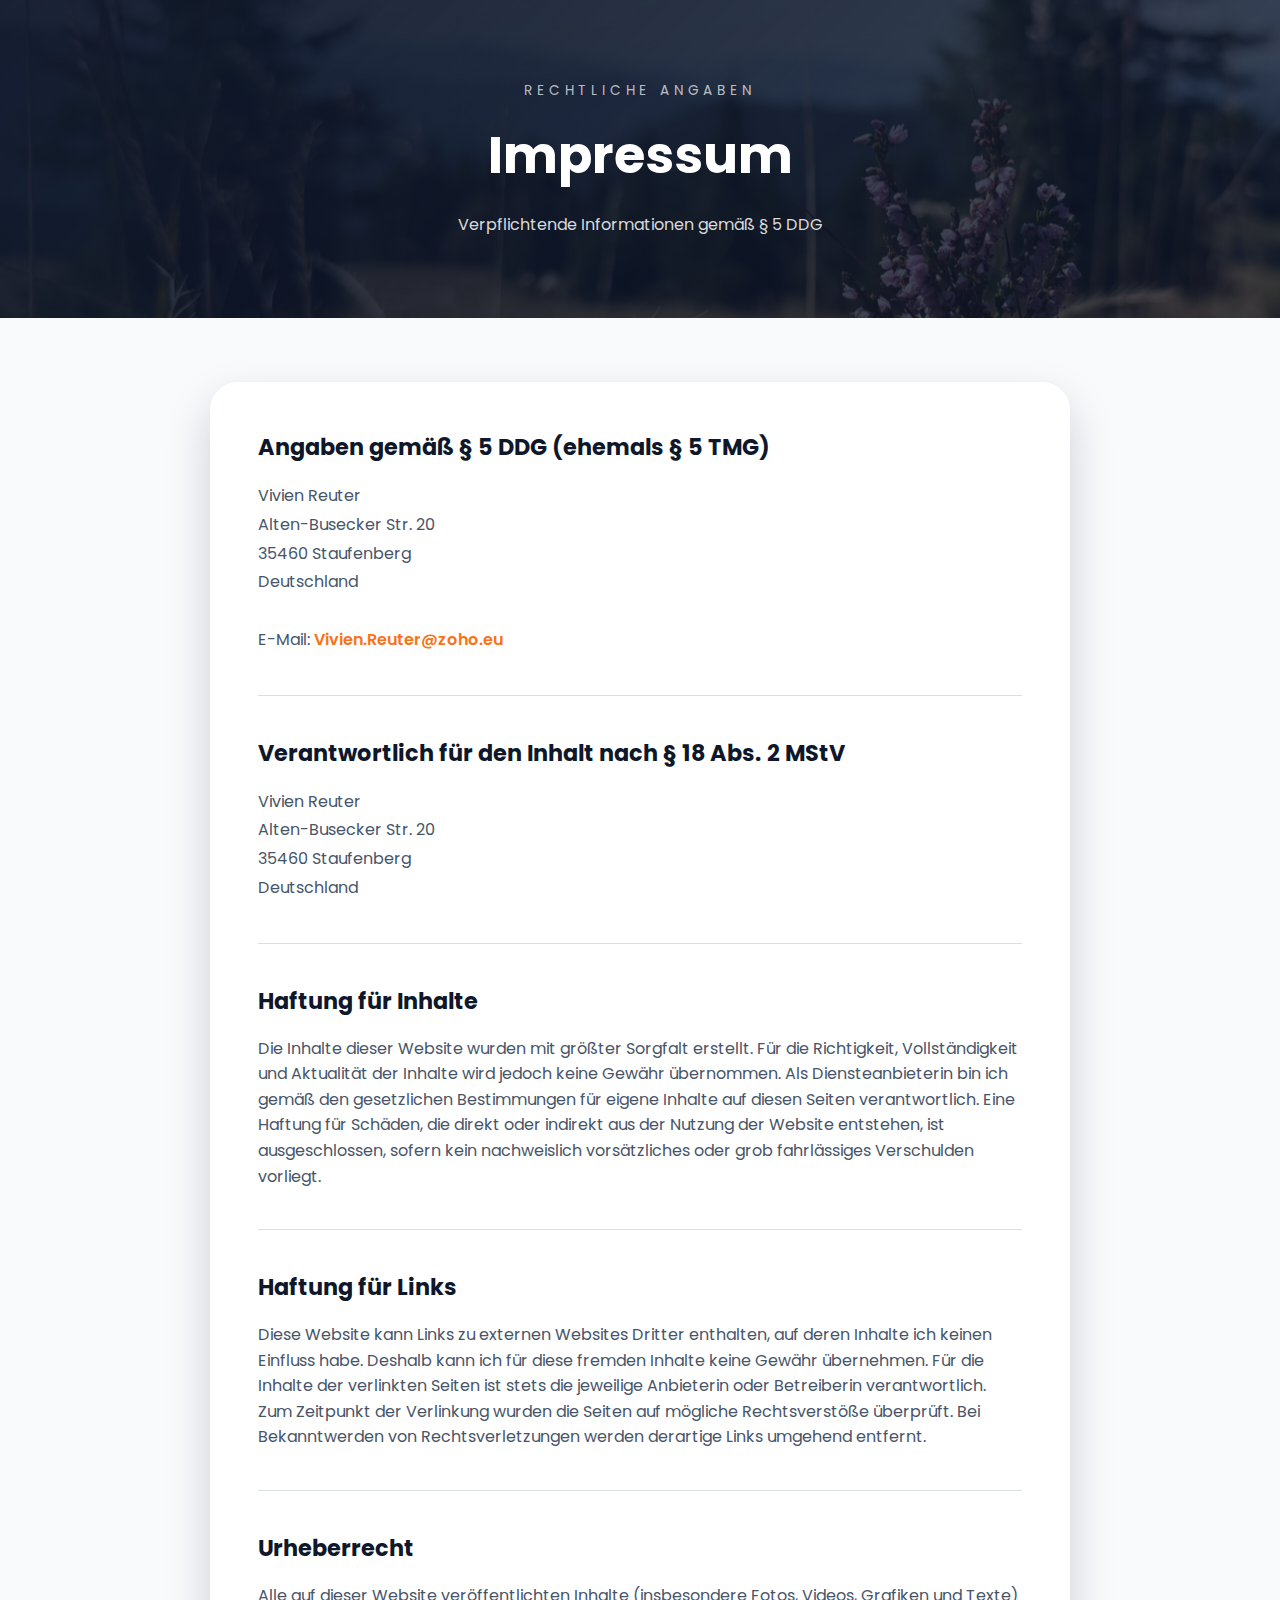
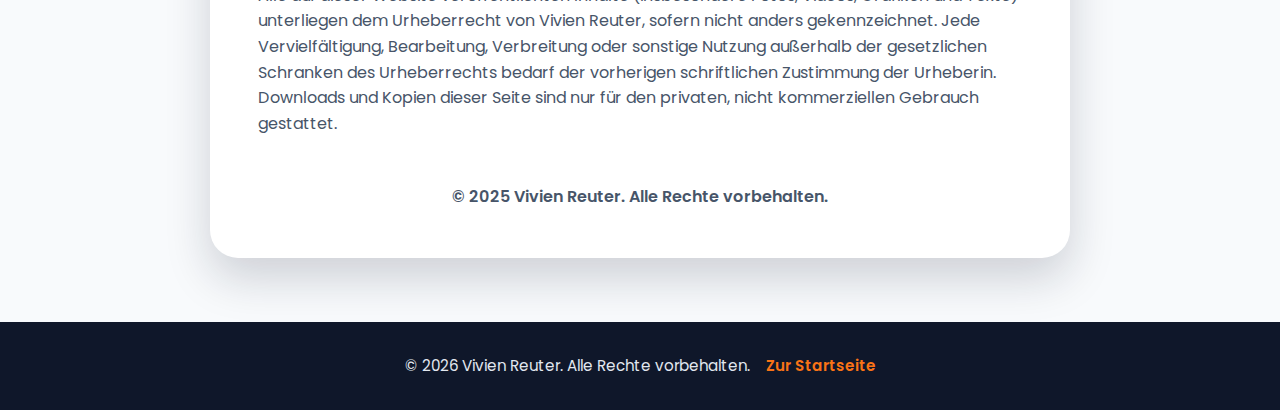
<file: impressum.html>
<!DOCTYPE html>
<html lang="de">
<head>
  <meta charset="UTF-8">
  <meta name="viewport" content="width=device-width, initial-scale=1.0">
  <title>Impressum · Vivien Reuter</title>

  <link rel="preconnect" href="https://fonts.googleapis.com">
  <link rel="preconnect" href="https://fonts.gstatic.com" crossorigin>
  <link href="https://fonts.googleapis.com/css2?family=Poppins:wght@300;400;600&display=swap" rel="stylesheet">

  <link rel="stylesheet" href="styles.css">
</head>
<body>
  <header class="impressum-hero">
    <div class="impressum-hero__inner">
      <p class="impressum-hero__kicker">Rechtliche Angaben</p>
      <h1>Impressum</h1>
      <p class="impressum-hero__text">Verpflichtende Informationen gemäß § 5 DDG</p>
    </div>
  </header>

  <main>
    <section class="section impressum-section">
      <article class="impressum-card">
        <section class="impressum-block">
          <h2>Angaben gemäß § 5 DDG (ehemals § 5 TMG)</h2>
          <address>
            Vivien Reuter<br>
            Alten-Busecker Str. 20<br>
            35460 Staufenberg<br>
            Deutschland<br>
            <br>
            E-Mail: <a href="mailto:Vivien.Reuter@zoho.eu">Vivien.Reuter@zoho.eu</a>
          </address>
        </section>

        <section class="impressum-block">
          <h2>Verantwortlich für den Inhalt nach § 18 Abs. 2 MStV</h2>
          <address>
            Vivien Reuter<br>
            Alten-Busecker Str. 20<br>
            35460 Staufenberg<br>
            Deutschland
          </address>
        </section>

        <section class="impressum-block">
          <h2>Haftung für Inhalte</h2>
          <p>
            Die Inhalte dieser Website wurden mit größter Sorgfalt erstellt. Für die Richtigkeit, Vollständigkeit und Aktualität
            der Inhalte wird jedoch keine Gewähr übernommen. Als Diensteanbieterin bin ich gemäß den gesetzlichen Bestimmungen für
            eigene Inhalte auf diesen Seiten verantwortlich. Eine Haftung für Schäden, die direkt oder indirekt aus der Nutzung der
            Website entstehen, ist ausgeschlossen, sofern kein nachweislich vorsätzliches oder grob fahrlässiges Verschulden
            vorliegt.
          </p>
        </section>

        <section class="impressum-block">
          <h2>Haftung für Links</h2>
          <p>
            Diese Website kann Links zu externen Websites Dritter enthalten, auf deren Inhalte ich keinen Einfluss habe. Deshalb
            kann ich für diese fremden Inhalte keine Gewähr übernehmen. Für die Inhalte der verlinkten Seiten ist stets die
            jeweilige Anbieterin oder Betreiberin verantwortlich. Zum Zeitpunkt der Verlinkung wurden die Seiten auf mögliche
            Rechtsverstöße überprüft. Bei Bekanntwerden von Rechtsverletzungen werden derartige Links umgehend entfernt.
          </p>
        </section>

        <section class="impressum-block">
          <h2>Urheberrecht</h2>
          <p>
            Alle auf dieser Website veröffentlichten Inhalte (insbesondere Fotos, Videos, Grafiken und Texte) unterliegen dem
            Urheberrecht von Vivien Reuter, sofern nicht anders gekennzeichnet. Jede Vervielfältigung, Bearbeitung, Verbreitung oder
            sonstige Nutzung außerhalb der gesetzlichen Schranken des Urheberrechts bedarf der vorherigen schriftlichen Zustimmung
            der Urheberin. Downloads und Kopien dieser Seite sind nur für den privaten, nicht kommerziellen Gebrauch gestattet.
          </p>
        </section>

        <p class="impressum-copy">© 2025 Vivien Reuter. Alle Rechte vorbehalten.</p>
      </article>
    </section>
  </main>

  <footer class="footer">
    <p>&copy; <span id="year"></span> Vivien Reuter. Alle Rechte vorbehalten.
      <a class="footer__link" href="index.html">Zur Startseite</a>
    </p>
  </footer>

  <script>
    document.getElementById('year').textContent = new Date().getFullYear();
  </script>
</body>
</html>
</file>
<file: styles.css>
:root {
  --bg-dark: #0f172a;
  --bg-light: #f8fafc;
  --accent: #f97316;
  --text-primary: #0f172a;
  --text-secondary: #475569;
  --card-bg: rgba(255, 255, 255, 0.85);
  --shadow: 0 20px 45px rgba(15, 23, 42, 0.18);
  font-size: 16px;
}

/* Reset */

* {
  box-sizing: border-box;
  margin: 0;
  padding: 0;
}

body {
  font-family: "Poppins", sans-serif;
  color: var(--text-primary);
  background-color: var(--bg-light);
  line-height: 1.6;
  min-height: 100vh;
  display: flex;
  flex-direction: column;
}

img {
  max-width: 100%;
  display: block;
}

/* Hero */

.hero {
  position: relative;
  height: 70vh;
  min-height: 460px;
  display: flex;
  align-items: center;
  justify-content: center;
  text-align: center;
  color: #fff;
  background: url("images/hero2.jpg")
    center/cover no-repeat;
  overflow: hidden;
}

.hero__overlay {
  position: absolute;
  inset: 0;
  background: linear-gradient(
    135deg,
    rgba(15, 23, 42, 0.8),
    rgba(15, 23, 42, 0.4)
  );
}

.hero__content {
  position: relative;
  z-index: 1;
  max-width: 720px;
  padding: 0 1.5rem;
}

.hero__subtitle {
  text-transform: uppercase;
  letter-spacing: 0.4rem;
  font-weight: 300;
  color: rgba(255, 255, 255, 0.8);
  margin-bottom: 1rem;
}

.hero__title {
  font-size: clamp(2.8rem, 5vw, 4.5rem);
  font-weight: 600;
  margin-bottom: 1.5rem;
}

.hero__text {
  font-size: 1.1rem;
  margin-bottom: 2.5rem;
  color: rgba(255, 255, 255, 0.9);
}

.hero__cta {
  display: inline-block;
  padding: 0.85rem 2.5rem;
  border-radius: 999px;
  font-weight: 600;
  text-decoration: none;
  color: #fff;
  background: linear-gradient(135deg, var(--accent), #fb923c);
  box-shadow: var(--shadow);
  transition: transform 0.3s ease, box-shadow 0.3s ease;
}

.hero__cta:hover {
  transform: translateY(-4px);
  box-shadow: 0 24px 50px rgba(249, 115, 22, 0.35);
}

main {
  flex: 1;
}

/* Sektionen */

.section {
  padding: 5rem 7vw;
}

.section--accent {
  background: linear-gradient(135deg, #f1f5f9, #e0f2fe);
}

.section__intro {
  max-width: 720px;
  margin: 0 auto 3rem;
  text-align: center;
}

.section__intro h2 {
  font-size: clamp(2rem, 3vw, 2.6rem);
  margin-bottom: 0.8rem;
}

.section__intro p {
  color: var(--text-secondary);
}

/* Galerie – JustifiedGallery Container
   WICHTIG: kein display:grid / flex / max-height / overflow hier! */

.gallery {
  max-width: 1200px;
  margin: 2rem auto 0;
}

/* Einträge optisch leicht abrunden + Hover-Effekt, ohne das Layout von JustifiedGallery zu zerstören */

.gallery__link {
  display: block;
  overflow: hidden;
  border-radius: 16px;
}

.gallery__image {
  width: 100%;
  height: auto;
  border-radius: 16px;
  transition: transform 0.2s ease, box-shadow 0.2s ease;
}

.gallery__link:hover .gallery__image,
.gallery__link:focus .gallery__image {
  transform: scale(1.02);
  box-shadow: 0 8px 24px rgba(0, 0, 0, 0.18);
}

/* Links */

.links {
  display: grid;
  gap: 1.8rem;
  grid-template-columns: repeat(auto-fit, minmax(260px, 1fr));
}

.links__card {
  display: flex;
  flex-direction: column;
  gap: 0.75rem;
  background: var(--card-bg);
  backdrop-filter: blur(10px);
  padding: 2rem;
  border-radius: 20px;
  text-decoration: none;
  color: inherit;
  box-shadow: var(--shadow);
  transition: transform 0.3s ease, box-shadow 0.3s ease;
}

.links__card:hover {
  transform: translateY(-6px);
  box-shadow: 0 28px 55px rgba(15, 23, 42, 0.28);
}

.links__label {
  font-size: 1.4rem;
  font-weight: 600;
}

.links__text {
  color: var(--text-secondary);
  font-size: 1rem;
}

/* Footer */

.footer {
  background: var(--bg-dark);
  color: #e2e8f0;
  text-align: center;
  padding: 2rem 1rem;
  font-size: 0.95rem;
}

.footer__link {
  color: var(--accent);
  text-decoration: none;
  margin-left: 0.75rem;
  font-weight: 600;
}

.footer__link:hover,
.footer__link:focus {
  text-decoration: underline;
}

/* Impressum */

.impressum-hero {
  background: linear-gradient(135deg, rgba(15, 23, 42, 0.95), rgba(15, 23, 42, 0.75)),
    url("images/hero2.jpg") center/cover no-repeat;
  color: #fff;
  text-align: center;
  padding: 5rem 1.5rem;
  display: flex;
  align-items: center;
  justify-content: center;
}

.impressum-hero__inner {
  max-width: 720px;
}

.impressum-hero__kicker {
  text-transform: uppercase;
  letter-spacing: 0.3rem;
  font-size: 0.85rem;
  color: rgba(255, 255, 255, 0.7);
  margin-bottom: 0.8rem;
}

.impressum-hero h1 {
  font-size: clamp(2.3rem, 4vw, 3.2rem);
  margin-bottom: 1rem;
}

.impressum-hero__text {
  color: rgba(255, 255, 255, 0.85);
}

.impressum-section {
  display: flex;
  justify-content: center;
  padding-top: 4rem;
  padding-bottom: 4rem;
}

.impressum-card {
  width: 100%;
  max-width: 860px;
  background: #fff;
  border-radius: 28px;
  padding: 3rem;
  box-shadow: var(--shadow);
}

.impressum-block + .impressum-block {
  margin-top: 2.5rem;
  padding-top: 2.5rem;
  border-top: 1px solid rgba(148, 163, 184, 0.35);
}

.impressum-card h2 {
  font-size: 1.4rem;
  margin-bottom: 1rem;
}

.impressum-card p {
  color: var(--text-secondary);
}

.impressum-card address {
  font-style: normal;
  line-height: 1.8;
  color: var(--text-secondary);
}

.impressum-card a {
  color: var(--accent);
  text-decoration: none;
  font-weight: 600;
}

.impressum-card a:hover,
.impressum-card a:focus {
  text-decoration: underline;
}

.impressum-copy {
  margin-top: 3rem;
  font-weight: 600;
  text-align: center;
}

/* Responsive */

@media (max-width: 600px) {
  .section {
    padding: 4rem 6vw;
  }

  .impressum-card {
    padding: 2rem;
  }

  .hero {
    height: 60vh;
  }

  .hero__subtitle {
    letter-spacing: 0.3rem;
    font-size: 0.8rem;
  }
}
</file>
